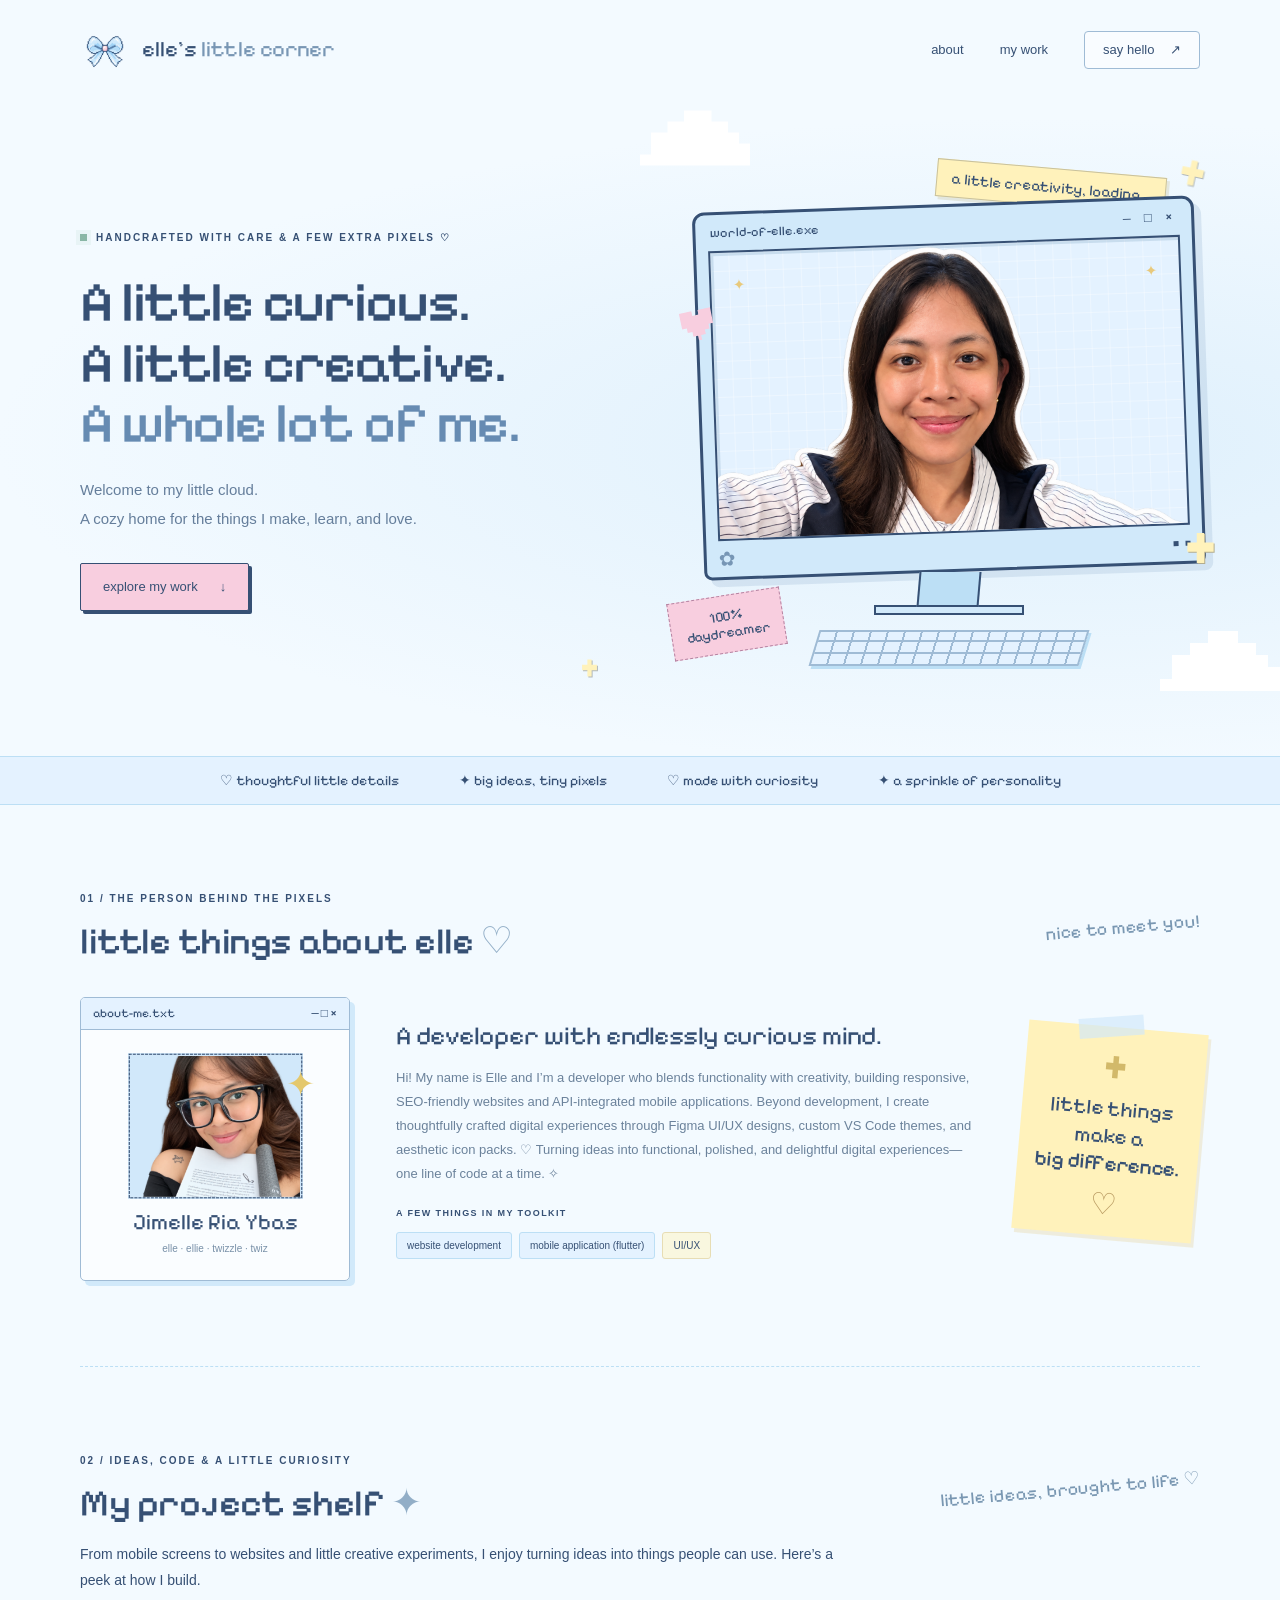
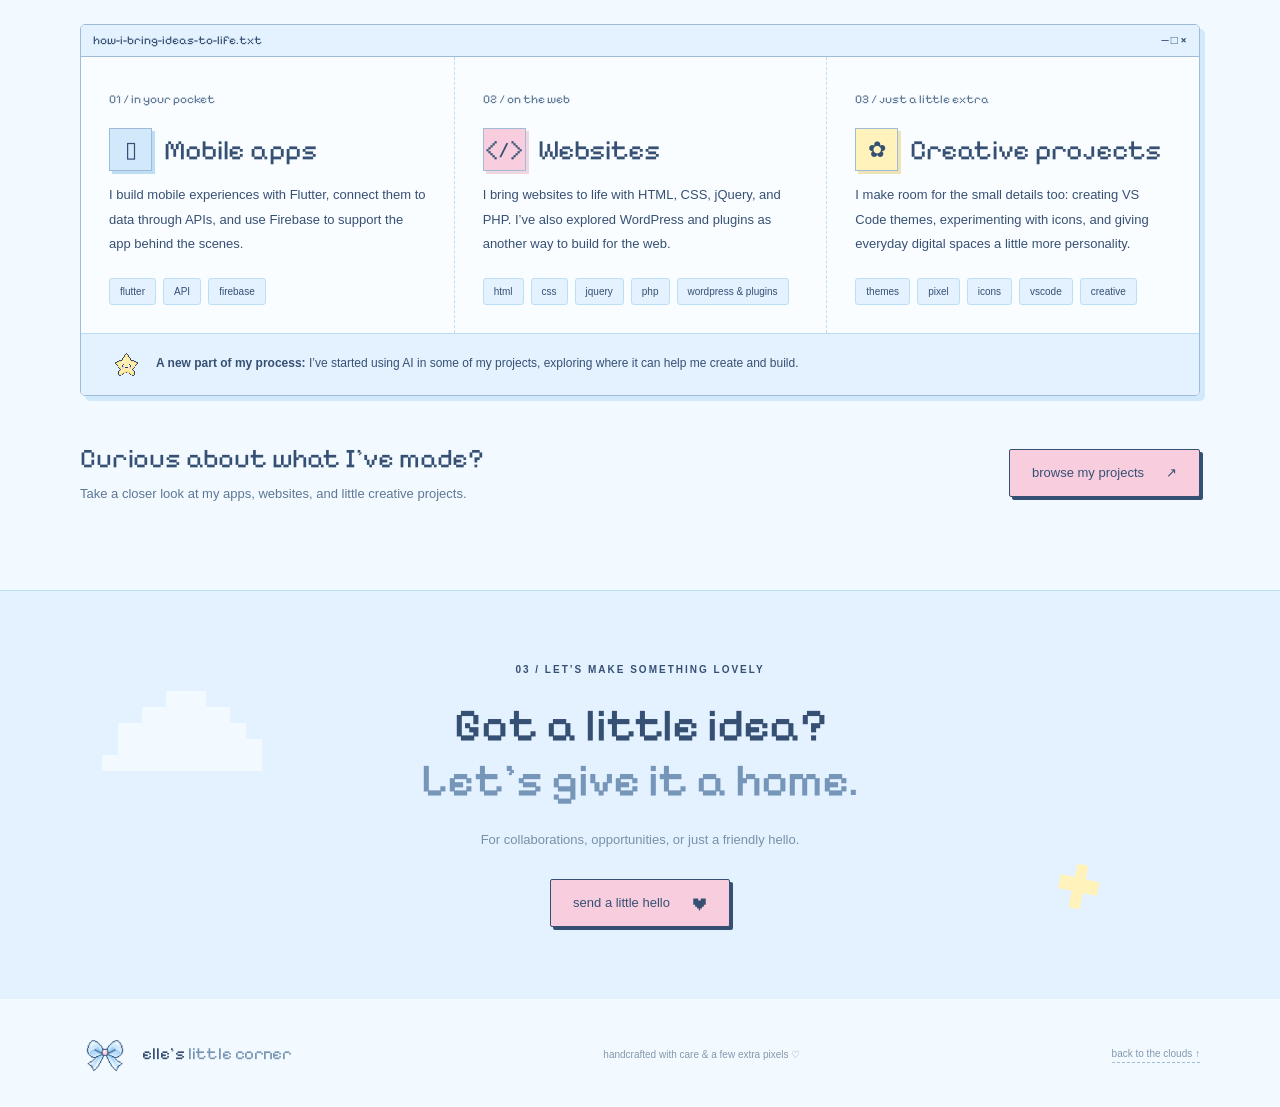
<file: index.html>
<!doctype html>
<html lang="en">
    <head>
        <meta charset="utf-8" />
        <meta name="viewport" content="width=device-width, initial-scale=1.0" />
        <meta name="google" content="notranslate">
        <title>elle's little corner ♡</title>
        <meta name="description" content="A pastel pixel portfolio design preview, with cloud blues, tiny stars, and a little personality." />
        <link rel="stylesheet" href="style.css" />
        <link rel="icon" type="image/png" href="assets/favicon.png">
    </head>
    <body>
        <svg class="sprite-defs" xmlns="http://www.w3.org/2000/svg">
            <defs>
                <symbol id="cloud" viewBox="0 0 100 50"><path d="M10 40V20H25V10H40V0H65V10H80V20H90V30H100V50H0V40Z" fill="currentColor" /></symbol>
                <symbol id="star" viewBox="0 0 32 32"><path d="M12 0H20V10H30V20H20V32H12V20H2V10H12Z" fill="currentColor" /></symbol>
                <symbol id="heart" viewBox="0 0 24 24"><path d="M2 4H10V7H14V4H22V14H19V17H16V20H13V23H11V20H8V17H5V14H2Z" fill="currentColor" /></symbol>
                <symbol id="bow" viewBox="0 0 60 44">
                    <path d="M2 2H18V8H25V15H35V8H42V2H58V26H43V22H37V28H44V42H34V30H26V42H16V28H23V22H17V26H2Z" fill="#BCDFF5" stroke="#365074" stroke-width="2" />
                    <path d="M25 15H35V25H25Z" fill="#F8CEDF" stroke="#365074" stroke-width="2" />
                </symbol>
            </defs>
        </svg>
        <header>
            <a class="brand" href="#home">
                <img src="icons/ribbon.png" class="header-icon" alt="Elle's Little Corner" />
                <span>elle's <span class="brand-dot">little corner</span></span>
            </a>
            <nav aria-label="Main navigation">
                <a href="#about">about</a><a href="#work">my work</a><a href="#contact" class="nav-contact">say hello <span>↗</span></a>
            </nav>
        </header>
        <main id="home">
            <section class="hero" aria-labelledby="hero-title">
                <svg class="cloud cloud-one"><use href="#cloud" /></svg><svg class="cloud cloud-two"><use href="#cloud" /></svg><svg class="star star-one"><use href="#star" /></svg><svg class="star star-two"><use href="#star" /></svg>
                <div class="hero-copy">
                    <div class="eyebrow"><span class="status-dot"></span> handcrafted with care & a few extra pixels ♡</div>
                    <h1 id="hero-title">A little curious.<br />A little creative.<br /><span>A whole lot of me.</span></h1>
                    <p>Welcome to my little cloud.<br />A cozy home for the things I make, learn, and love.</p>
                    <div class="hero-actions">
                        <a class="button primary" href="#work">explore my work <span>↓</span></a>
                    </div>
                </div>
                <div class="hero-art">
                    <div class="floating-label">a little creativity, loading…</div>
                    <div class="computer">
                        <div class="computer-top">
                            <span>world-of-elle.exe</span>
                            <div class="window-actions" aria-hidden="true">― □ ×</div>
                        </div>
                        <div class="computer-screen">
                            <div class="screen-stars">✦ <span></span> ✦</div>
                            <img src="assets/portrait-sticker.png" class="img-responsive" />
                        </div>
                        <div class="computer-bottom"><span>✿</span><i></i><i></i></div>
                    </div>
                    <div class="stand"></div>
                    <div class="stand-base"></div>
                    <div class="keyboard"></div>
                    <svg class="art-heart"><use href="#heart" /></svg><svg class="art-star"><use href="#star" /></svg>
                    <div class="sticker">100%<br /><strong>daydreamer</strong></div>
                </div>
            </section>
            <div class="ribbon"><span>♡ thoughtful little details</span><span>✦ big ideas, tiny pixels</span><span>♡ made with curiosity</span><span>✦ a sprinkle of personality</span></div>
            <section id="about" class="about section">
                <div class="section-heading">
                    <div>
                        <div class="eyebrow">01 / the person behind the pixels</div>
                        <h2>little things about elle<span> ♡</span></h2>
                    </div>
                    <span class="section-note">nice to meet you!</span>
                </div>
                <div class="about-grid">
                    <div class="profile-window window">
                        <div class="titlebar"><span>about-me.txt</span><span aria-hidden="true">― □ ×</span></div>
                        <div class="profile-body">
                            <div class="portrait-placeholder">
                                <img src="assets/about-me-img.png" class="img-responsive" />
                                <div class="pixel-spark">✦</div>
                            </div>
                            <div class="profile-name">Jimelle Ria Ybas</div>
                            <span class="profile-location">elle · ellie · twizzle · twiz</span>
                        </div>
                    </div>
                    <div class="about-copy">
                        <h3>A developer with endlessly curious mind.</h3>
                        <p>Hi! My name is Elle and I’m a developer who blends functionality with creativity, building responsive, SEO-friendly websites and API-integrated mobile applications. Beyond development, I create thoughtfully crafted digital experiences through Figma UI/UX designs, custom VS Code themes, and aesthetic icon packs. ♡ Turning ideas into functional, polished, and delightful digital experiences—one line of code at a time. ✧</p>
                        <div class="skill-label">a few things in my toolkit</div>
                        <div class="chips"><span>website development</span><span>mobile application (flutter)</span><span>UI/UX</span></div>
                    </div>
                    <aside class="sticky">
                        <svg><use href="#star" /></svg><span>little things<br />make a<br /><strong>big difference.</strong></span>
                        <div>♡</div>
                    </aside>
                </div>
            </section>
            <section id="work" class="work section" aria-labelledby="work-title">
                <div class="section-heading">
                    <div>
                        <div class="eyebrow">02 / ideas, code &amp; a little curiosity</div>
                        <h2 id="work-title">My project shelf<span> ✦</span></h2>
                    </div>
                    <span class="section-note">little ideas, brought to life ♡</span>
                </div>
                <p class="section-intro work-intro">From mobile screens to websites and little creative experiments, I enjoy turning ideas into things people can use. Here’s a peek at how I build.</p>
                <div class="build-window window">
                    <div class="titlebar"><span>how-i-bring-ideas-to-life.txt</span><span aria-hidden="true">― □ ×</span></div>
                    <div class="build-flow">
                        <article class="build-step">
                            <span class="step-number">01 / in your pocket</span>
                            <div class="tech-heading">
                                <span class="tech-icon" aria-hidden="true">▯</span>
                                <h3>Mobile apps</h3>
                            </div>
                            <p>I build mobile experiences with Flutter, connect them to data through APIs, and use Firebase to support the app behind the scenes.</p>
                            <div class="chips"><span>flutter</span><span>API</span><span>firebase</span></div>
                        </article>
                        <article class="build-step">
                            <span class="step-number">02 / on the web</span>
                            <div class="tech-heading">
                                <span class="tech-icon" aria-hidden="true">&lt;/&gt;</span>
                                <h3>Websites</h3>
                            </div>
                            <p>I bring websites to life with HTML, CSS, jQuery, and PHP. I’ve also explored WordPress and plugins as another way to build for the web.</p>
                            <div class="chips"><span>html</span><span>css</span><span>jquery</span><span>php</span><span>wordpress &amp; plugins</span></div>
                        </article>
                        <article class="build-step">
                            <span class="step-number">03 / just a little extra</span>
                            <div class="tech-heading">
                                <span class="tech-icon" aria-hidden="true">✿</span>
                                <h3>Creative projects</h3>
                            </div>
                            <p>I make room for the small details too: creating VS Code themes, experimenting with icons, and giving everyday digital spaces a little more personality.</p>
                            <div class="chips"><span>themes</span><span>pixel</span><span>icons</span><span>vscode</span><span>creative</span></div>
                        </article>
                    </div>
                    <div class="build-summary">
                        <img src="icons/star.png" alt="" class="toolkit-star" /><span class="ai-note"><strong>A new part of my process:</strong> I’ve started using AI in some of my projects, exploring where it can help me create and build.</span>
                    </div>
                </div>
                <div class="showcase-cta">
                    <div>
                        <h3>Curious about what I’ve made?</h3>
                        <p>Take a closer look at my apps, websites, and little creative projects.</p>
                    </div>
                    <a class="button primary" href="projects.html">browse my projects <span aria-hidden="true">↗</span></a>
                </div>
            </section>
            <section id="contact" class="contact section">
                <svg class="contact-cloud"><use href="#cloud" /></svg>
                <div class="eyebrow">03 / let’s make something lovely</div>
                <h2>Got a little idea?<br /><span>Let’s give it a home.</span></h2>
                <p>For collaborations, opportunities, or just a friendly hello.</p>
                <button class="button primary" id="contact-button">
                    send a little hello <svg><use href="#heart" /></svg>
                </button>
                <svg class="contact-star"><use href="#star" /></svg>
            </section>
        </main>
        <footer>
            <a class="brand" href="#home"
                ><img src="icons/ribbon.png" class="header-icon" alt="Elle's Little Corner" /> <span>elle's <span class="brand-dot">little corner</span></span></a
            ><span>handcrafted with care & a few extra pixels ♡</span><a href="#home">back to the clouds ↑</a>
        </footer>
        <dialog id="project-dialog" aria-labelledby="dialog-heading">
            <div class="titlebar"><span id="dialog-title">project-preview.txt</span><button id="close-dialog" aria-label="Close dialog">×</button></div>
            <div class="dialog-body">
                <img src="icons/coffee.png" class="img-responsive" />
                <h2 id="dialog-heading">you got an idea?</h2>
                <p id="dialog-text"></p>
                <button class="button primary" id="dialog-done">got it ♡</button>
            </div>
        </dialog>
        <script src="script.js"></script>
    </body>
</html>
</file>
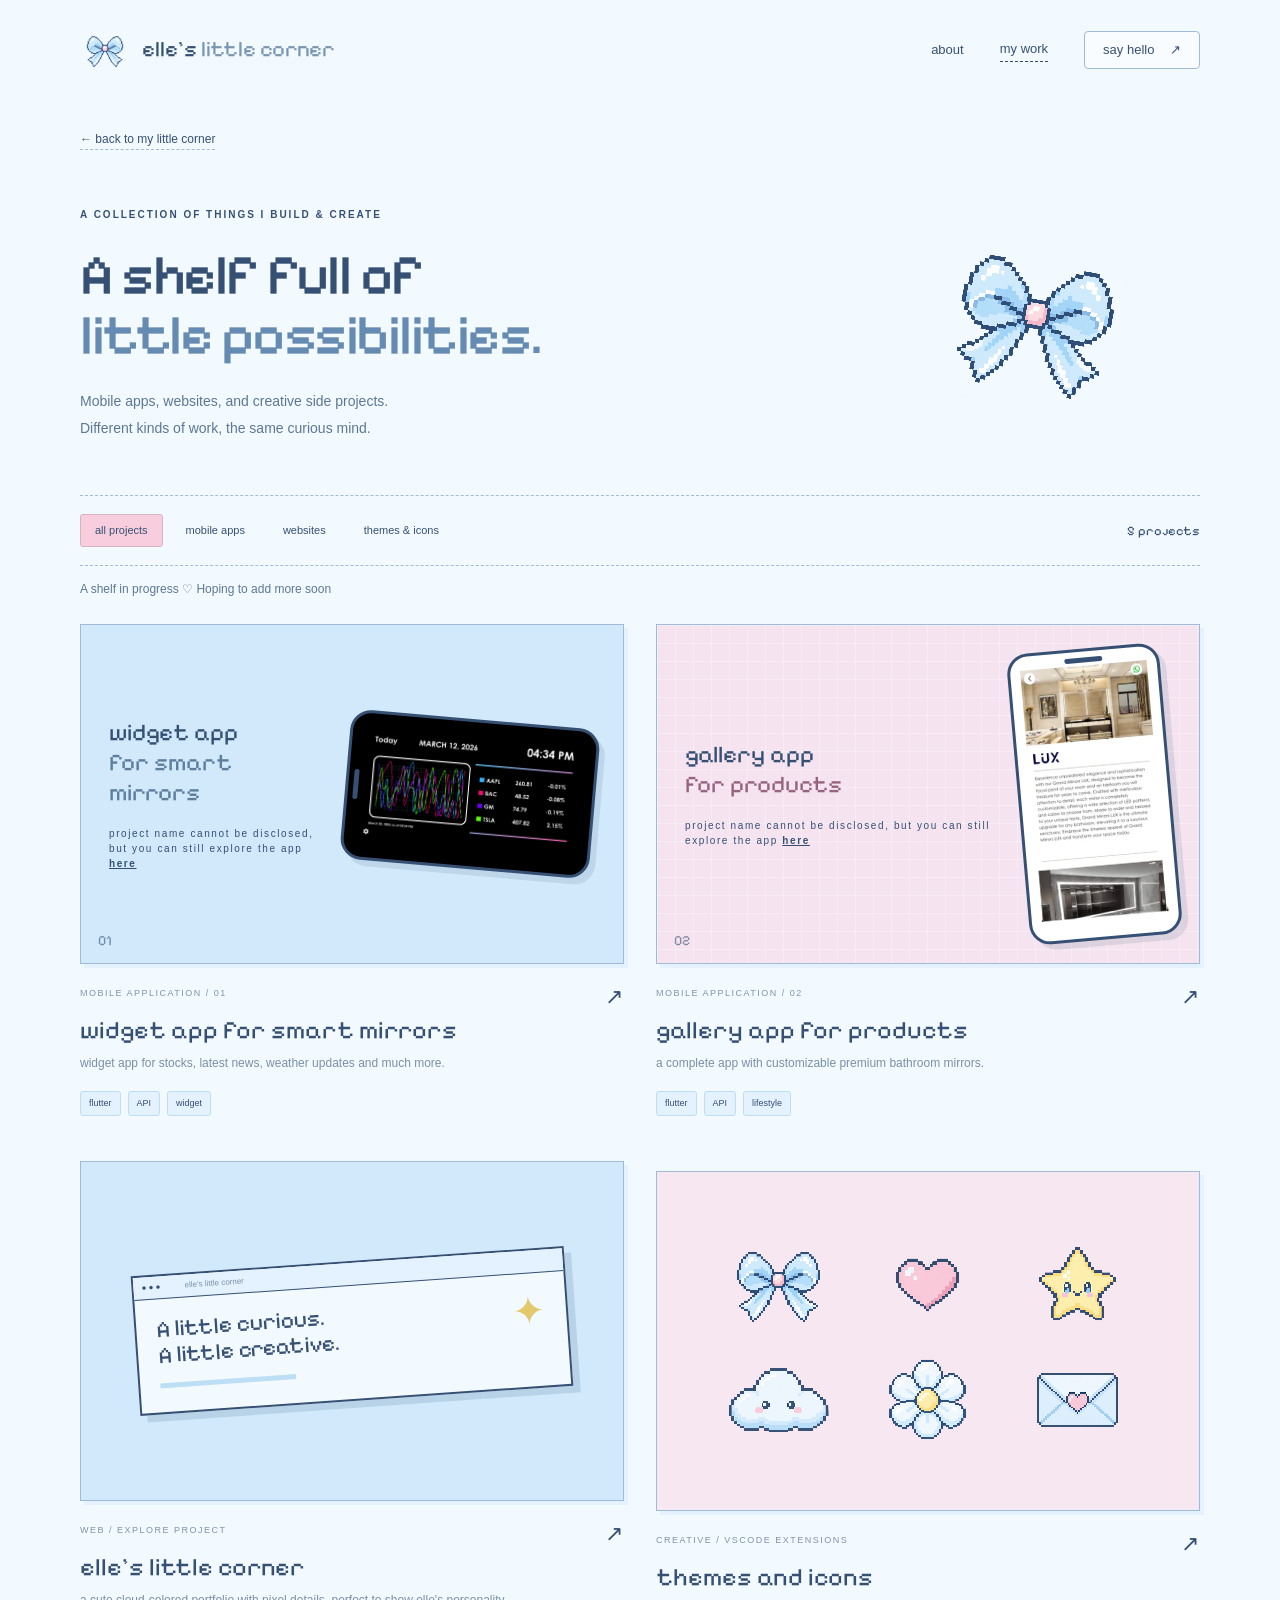
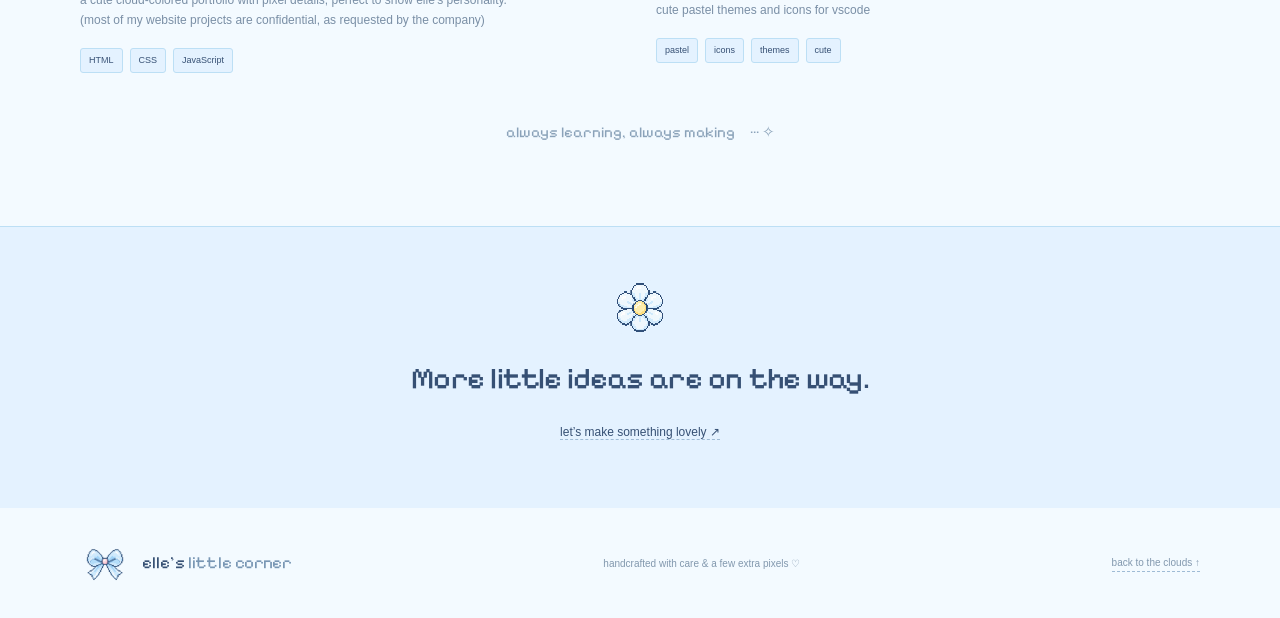
<file: projects.html>
<!doctype html>
<html lang="en">
    <head>
        <meta charset="utf-8" />
        <meta name="viewport" content="width=device-width, initial-scale=1.0" />
        <title>project shelf — elle’s little corner ♡</title>
        <meta name="description" content="Explore my mobile apps, websites, VS Code themes, and pixel icons." />
        <link rel="stylesheet" href="style.css" />
		<link rel="icon" type="image/png" href="assets/favicon.png">
    </head>
    <body>
        <svg class="sprite-defs" xmlns="http://www.w3.org/2000/svg">
            <defs>
                <symbol id="cloud" viewBox="0 0 100 50"><path d="M10 40V20H25V10H40V0H65V10H80V20H90V30H100V50H0V40Z" fill="currentColor" /></symbol>
                <symbol id="star" viewBox="0 0 32 32"><path d="M12 0H20V10H30V20H20V32H12V20H2V10H12Z" fill="currentColor" /></symbol>
                <symbol id="heart" viewBox="0 0 24 24"><path d="M2 4H10V7H14V4H22V14H19V17H16V20H13V23H11V20H8V17H5V14H2Z" fill="currentColor" /></symbol>
                <symbol id="bow" viewBox="0 0 60 44">
                    <path d="M2 2H18V8H25V15H35V8H42V2H58V26H43V22H37V28H44V42H34V30H26V42H16V28H23V22H17V26H2Z" fill="#BCDFF5" stroke="#365074" stroke-width="2" />
                    <path d="M25 15H35V25H25Z" fill="#F8CEDF" stroke="#365074" stroke-width="2" />
                </symbol>
            </defs>
        </svg>
        <header>
            <a class="brand" href="index.html">
                <img src="icons/ribbon.png" class="header-icon" alt="Elle's Little Corner" />
                <span>elle's <span class="brand-dot">little corner</span></span>
            </a>
            <nav aria-label="Main navigation">
                <a href="index.html#about">about</a><a href="projects.html" aria-current="page">my work</a><a href="index.html#contact" class="nav-contact">say hello <span>↗</span></a>
            </nav>
        </header>
        <main class="showcase-main">
            <section class="section showcase-section" aria-labelledby="showcase-title">
                <a class="back-link" href="index.html#work">← back to my little corner</a>
                <div class="showcase-heading">
                    <div class="eyebrow">a collection of things i build &amp; create</div>
                    <h1 id="showcase-title">A shelf full of<br /><span>little possibilities.</span></h1>
                    <p>Mobile apps, websites, and creative side projects.<br />Different kinds of work, the same curious mind.</p>
                    <img src="icons/ribbon.png" alt="" class="showcase-bow" />
                </div>
                <div class="gallery-toolbar">
                    <div class="filters" aria-label="Filter projects"><button type="button" class="active" data-filter="all" aria-pressed="true">all projects</button><button type="button" data-filter="mobile" aria-pressed="false">mobile apps</button><button type="button" data-filter="web" aria-pressed="false">websites</button><button type="button" data-filter="creative" aria-pressed="false">themes &amp; icons</button></div>
                    <span id="project-count" role="status" aria-live="polite">5 projects</span>
                </div>
                <p class="showcase-note">A shelf in progress ♡ Hoping to add more soon</p>
                <div class="projects showcase-grid">
                    <button type="button" class="project" data-category="mobile" data-kind="mobile" aria-label="View mobile app project 01 placeholder">
                        <div class="project-art mobile-art mobile-art-blue">
                            <div class="mockup-label">
                                widget app<br /><em>for smart mirrors</em><span>project name cannot be disclosed, but you can still explore the app <a href="https://www.evervue.com/app/" target="_blank">here</a></span>
                            </div>
                            <div class="phone-mockup" aria-hidden="true">
                                <div class="phone-camera"></div>
                                <img src="assets/mirrorfeeds.png" class="img-responsive" />
                            </div>
                            <span class="project-num">01</span>
                        </div>
                        <div class="project-meta"><span>MOBILE APPLICATION / 01</span><span aria-hidden="true">↗</span></div>
                        <h3>widget app for smart mirrors</h3>
                        <p>widget app for stocks, latest news, weather updates and much more.</p>
                        <div class="project-tags"><span class="project-tag">flutter</span><span class="project-tag">API</span><span class="project-tag">widget</span></div>
                    </button>
                    <button type="button" class="project" data-category="mobile" data-kind="mobile" aria-label="View mobile app project 02 placeholder">
                        <div class="project-art mobile-art mobile-art-pink">
                            <div class="mockup-label">
                                gallery app<br /><em>for products</em><span>project name cannot be disclosed, but you can still explore the app <a href="https://www.evervue.com/app/" target="_blank">here</a></span>
                            </div>
                            <div class="phone-mockup phone-pink" aria-hidden="true">
                                <div class="phone-camera"></div>
                                <img src="assets/gm-ev.png" class="img-responsive" />
                            </div>
                            <span class="project-num">02</span>
                        </div>
                        <div class="project-meta"><span>MOBILE APPLICATION / 02</span><span aria-hidden="true">↗</span></div>
                        <h3>gallery app for products</h3>
                        <p>a complete app with customizable premium bathroom mirrors.</p>
                        <div class="project-tags"><span class="project-tag">flutter</span><span class="project-tag">API</span><span class="project-tag">lifestyle</span></div>
                    </button>
                    <a class="project" data-category="web" href="index.html"
                        ><div class="project-art website-art">
                            <div class="mini-browser">
                                <div>● ● ● <span>elle’s little corner</span></div>
                                <div class="mini-content">
                                    <span class="mini-sun">✦</span>
                                    <div class="web-preview-title">A little curious.<br />A little creative.</div>
                                    <i></i>
                                    <div class="mini-blocks"><b></b><b></b><b></b></div>
                                </div>
                            </div>
                        </div>
                        <div class="project-meta"><span>WEB / EXPLORE PROJECT</span><span aria-hidden="true">↗</span></div>
                        <h3>elle's little corner</h3>
                        <p>a cute cloud-colored portfolio with pixel details, perfect to show elle's personality.<br />(most of my website projects are confidential, as requested by the company)</p>
                        <div class="project-tags"><span class="project-tag">HTML</span><span class="project-tag">CSS</span><span class="project-tag">JavaScript</span></div>
                    </a>
                    <button type="button" class="project" data-category="creative" data-project="theme" data-kind="theme">
                        <div class="project-art icons-art">
                            <div class="icon-preview"><img src="icons/ribbon.png" alt="" /><img src="icons/heart.png" alt="" /><img src="icons/star.png" alt="" /><img src="icons/cloud.png" alt="" /><img src="icons/white-flower.png" alt="" /><img src="icons/envelope.png" alt="" /></div>
                        </div>
                        <div class="project-meta"><span>CREATIVE / VSCODE EXTENSIONS</span><span aria-hidden="true">↗</span></div>
                        <h3>themes and icons</h3>
                        <p>cute pastel themes and icons for vscode</p>
                        <div class="project-tags"><span class="project-tag">pastel</span><span class="project-tag">icons</span><span class="project-tag">themes</span><span class="project-tag">cute</span></div>
                    </button>
                    <!-- <button type="button" class="project" data-category="creative" data-project="theme" data-kind="theme">
                        <div class="project-art theme-art">
                            <div class="theme-preview">
                                <div class="titlebar">my-theme.json <span>✦</span></div>
                                <pre>
									<span>// a softer place to code</span>
									<span class="code-pink">const</span> littleIdea = {
									colors: <span class="code-green">"cloud &amp; blush"</span>,
									curiosity: <span class="code-pink">true</span>
									};
								</pre>
                            </div>
                        </div>
                        <div class="project-meta"><span>CREATIVE / PREVIEW PLACEHOLDER</span><span aria-hidden="true">↗</span></div>
                        <h3>A cozy corner for my editor</h3>
                        <p>A space for my VS Code theme: its color palette, editor screenshots, and installation link will go here.</p>
                        <div class="project-tags"><span class="project-tag">VS Code</span><span class="project-tag">Theme preview</span></div>
                    </button> -->
                </div>
                <div class="shelf-note">always learning, always making <span>··· ✧</span></div>
            </section>
            <section class="showcase-bottom">
                <img src="icons/white-flower.png" alt="" />
                <h2>More little ideas are on the way.</h2>
                <a class="text-link" href="index.html#contact">let’s make something lovely ↗</a>
            </section>
        </main>
        <footer>
            <a class="brand" href="#home"
                ><img src="icons/ribbon.png" class="header-icon" alt="Elle's Little Corner" /> <span>elle's <span class="brand-dot">little corner</span></span></a
            ><span>handcrafted with care & a few extra pixels ♡</span><a href="#home">back to the clouds ↑</a>
        </footer>
        <dialog id="project-dialog" aria-labelledby="dialog-heading">
            <div class="titlebar"><span id="dialog-title">project-preview.txt</span><button id="close-dialog" aria-label="Close dialog">×</button></div>
            <div class="dialog-body">
                <img src="icons/heart.png" class="img-responsive" />
                <h2 id="dialog-heading">you got an idea?</h2>
                <p id="dialog-text"></p>
                <button class="button primary" id="dialog-done">got it ♡</button>
            </div>
        </dialog>
        <script src="script.js"></script>
    </body>
</html>
</file>
<file: style.css>
@import url("https://fonts.googleapis.com/css2?family=DM+Sans:wght@400;500;600;700&family=Pixelify+Sans:wght@400;500;600;700&display=swap");
:root {
    --white: #f3faff;
    --milk: #e4f2ff;
    --foam: #d1e9fa;
    --ribbon: #bcdff5;
    --pink: #f8cedf;
    --yellow: #fff2bb;
    --ink: #365074;
    --seam: #9fbbd5;
    --pixel: "Pixelify Sans", "Poppins", monospace;
}
* {
    box-sizing: border-box;
}
html {
    scroll-behavior: smooth;
    scroll-padding-top: 30px;
}
body {
    margin: 0;
    background: var(--white);
    color: var(--ink);
    font-family: "Poppins", sans-serif;
    font-size: 15px;
    line-height: 1.7;
}
button,
a {
    -webkit-tap-highlight-color: transparent;
}
a {
    color: inherit;
    text-decoration: none;
}
button {
    font: inherit;
    color: inherit;
    cursor: pointer;
}
svg {
    width: 30px;
    height: 30px;
}
.sprite-defs {
    position: absolute;
    width: 0;
    height: 0;
    overflow: hidden;
}
.preview-note {
    padding: 5px 20px;
    text-align: center;
    font-size: 10px;
    letter-spacing: 1.5px;
    background: var(--ink);
    color: var(--white);
}
.preview-note span {
    letter-spacing: 0.3px;
    margin-left: 15px;
    opacity: 0.8;
}
header {
    height: 100px;
    max-width: 1180px;
    margin: auto;
    display: flex;
    align-items: center;
    justify-content: space-between;
    padding: 0 30px;
}
.brand {
    display: flex;
    align-items: center;
    gap: 12px;
    font-family: var(--pixel);
    font-size: 22px;
    white-space: nowrap;
}
.brand svg {
    width: 40px;
    height: 35px;
}
.brand-dot {
    color: #7896b4;
}
nav {
    display: flex;
    align-items: center;
    gap: 36px;
    font-size: 13px;
}
.nav-contact {
    border: 1px solid var(--seam);
    padding: 7px 18px;
    background: #fff8;
    border-radius: 4px;
}
.nav-contact span {
    margin-left: 12px;
}
.hero {
    position: relative;
    max-width: 1180px;
    margin: auto;
    min-height: 620px;
    padding: 74px 30px 90px;
    display: grid;
    grid-template-columns: 1.1fr 1fr;
    align-items: center;
    gap: 65px;
}
.hero:before {
    content: "";
    position: absolute;
    z-index: -1;
    inset: 15px -65px -15px;
    background: radial-gradient(ellipse at 80% 50%, #d1e9fa99, transparent 70%);
}
.eyebrow {
    font-size: 10px;
    text-transform: uppercase;
    letter-spacing: 2px;
    font-weight: 700;
    display: flex;
    align-items: center;
    gap: 9px;
}
.status-dot {
    height: 7px;
    width: 7px;
    background: #89b6a5;
    box-shadow: 0 0 0 4px #89b6a51a;
}
h1 {
    font: 500 clamp(40px, 4.4vw, 62px) / 1.08 var(--pixel);
    letter-spacing: -1.5px;
    margin: 26px 0 22px;
}
h1 span {
    color: #668bb2;
}
.hero p {
    font-size: 15px;
    color: #657e9b;
    line-height: 1.9;
}
.hero-actions {
    display: flex;
    align-items: center;
    gap: 27px;
    margin-top: 30px;
}
.button {
    border: 1px solid var(--ink);
    padding: 12px 22px;
    background: var(--pink);
    font-size: 13px;
    display: inline-flex;
    align-items: center;
    justify-content: center;
    gap: 22px;
    box-shadow: 3px 3px 0 var(--ink);
    transition:
        transform 0.15s,
        box-shadow 0.15s;
    border-radius: 2px;
}
.button:hover {
    transform: translate(2px, 2px);
    box-shadow: 1px 1px 0 var(--ink);
}
.text-link {
    font-size: 12px;
    border-bottom: 1px dashed var(--seam);
}
.hand-note {
    font-family: var(--pixel);
    font-size: 15px;
    transform: rotate(-3deg);
    margin-top: 32px;
    color: #87a1b9;
}
.hand-note span {
    font-size: 25px;
    margin-left: 10px;
}
.cloud {
    position: absolute;
    color: #fff;
    z-index: -1;
}
.cloud-one {
    width: 110px;
    height: 60px;
    top: 8px;
    left: 50%;
}
.cloud-two {
    width: 120px;
    height: 60px;
    right: -50px;
    bottom: 65px;
}
.star {
    position: absolute;
    color: var(--yellow);
    filter: drop-shadow(1px 1px 0 #b1b8bb);
}
.star-one {
    width: 25px;
    top: 58px;
    right: 25px;
    transform: rotate(12deg);
}
.star-two {
    width: 17px;
    bottom: 73px;
    left: 45%;
}
.hero-art {
    position: relative;
    align-self: center;
    padding-top: 30px;
    isolation: isolate;
}
.floating-label {
    font: 15px var(--pixel);
    position: absolute;
    top: -6px;
    right: 34px;
    transform: rotate(5deg);
    background: var(--yellow);
    padding: 9px 14px;
    border: 1px solid #c9c29e;
    box-shadow: 3px 3px 0 #c9c29e55;
}
.computer {
    border: 3px solid var(--ink);
    background: var(--foam);
    padding: 0 12px;
    border-radius: 12px 12px 8px 8px;
    box-shadow: 7px 7px 0 #9fbbd54d;
    transform: rotate(-2deg);
}
.computer-top {
    display: flex;
    justify-content: space-between;
    padding: 10px 2px;
    font: 13px var(--pixel);
}
.window-actions {
    letter-spacing: 5px;
}
.computer-screen {
    position: relative;
    overflow: hidden;
    height: 290px;
    background: var(--milk);
    border: 2px solid var(--ink);
    box-shadow: inset 3px 3px 0 #9fbbd566;
    text-align: center;
    background-image: linear-gradient(#fff5 1px, transparent 1px), linear-gradient(90deg, #fff5 1px, transparent 1px);
    background-size: 18px 18px;
}
.screen-stars {
    position: absolute;
    left: 22px;
    right: 22px;
    top: 20px;
    color: #e8c97c;
    display: flex;
    justify-content: space-between;
}
.screen-stars span {
    color: #9fbbd5;
    padding-top: 30px;
}
.pixel-friend {
    position: relative;
    width: 174px;
    height: 100px;
    margin: 38px auto 4px;
}
.friend-face {
    position: absolute;
    left: 37px;
    top: 8px;
    width: 100px;
    height: 82px;
    background: #fff;
    border: 3px solid var(--ink);
    border-radius: 36% 36% 32% 32%;
    box-shadow: inset 0 -7px 0 #e4f2ff;
}
.ear {
    position: absolute;
    width: 46px;
    height: 52px;
    top: 15px;
    background: white;
    border: 3px solid var(--ink);
    border-radius: 50% 20% 50% 40%;
}
.ear.left {
    left: 2px;
    transform: rotate(22deg);
}
.ear.right {
    right: 2px;
    transform: rotate(-22deg);
}
.eye {
    position: absolute;
    width: 6px;
    height: 8px;
    background: var(--ink);
    top: 29px;
}
.eye.left {
    left: 23px;
}
.eye.right {
    right: 23px;
}
.blush {
    position: absolute;
    background: var(--pink);
    width: 16px;
    height: 7px;
    top: 44px;
}
.blush.left {
    left: 11px;
}
.blush.right {
    right: 11px;
}
.mouth {
    position: absolute;
    top: 31px;
    left: 40px;
    font: bold 22px sans-serif;
}
.friend-bow {
    position: absolute;
    top: -3px;
    right: 28px;
    width: 42px;
}
.screen-caption {
    font: 22px var(--pixel);
}
.loading-bar {
    width: 115px;
    height: 10px;
    border: 1px solid var(--ink);
    padding: 2px;
    margin: 14px auto 6px;
    background: white;
}
.loading-bar span {
    display: block;
    width: 75%;
    height: 4px;
    background: var(--pink);
    background-image: linear-gradient(90deg, transparent 7px, #fff 7px, #fff 9px);
    background-size: 9px 4px;
}
.computer-screen small {
    font-size: 9px;
    letter-spacing: 1px;
}
.screen-floor {
    height: 7px;
    position: absolute;
    bottom: 0;
    width: 100%;
    background: #bcdff588;
}
.computer-bottom {
    height: 36px;
    display: flex;
    align-items: center;
    gap: 7px;
}
.computer-bottom span {
    margin-right: auto;
    font-size: 20px;
    color: #7796b5;
}
.computer-bottom i {
    width: 5px;
    height: 5px;
    background: var(--ink);
}
.stand {
    height: 35px;
    width: 62px;
    border: 2px solid var(--ink);
    border-top: 0;
    background: var(--ribbon);
    margin: 0 auto;
    transform: skew(-5deg);
}
.stand-base {
    height: 10px;
    border: 2px solid var(--ink);
    width: 150px;
    margin: -2px auto 15px;
    background: var(--foam);
}
.keyboard {
    width: 270px;
    height: 36px;
    border: 2px solid var(--seam);
    margin: auto;
    background: repeating-linear-gradient(90deg, transparent 0, transparent 15px, #9fbbd5 15px, #9fbbd5 17px), repeating-linear-gradient(0deg, #e4f2ff 0, #e4f2ff 10px, #9fbbd5 10px, #9fbbd5 12px);
    transform: skew(-17deg);
    box-shadow: 3px 3px 0 #bcdff5;
}
.art-heart {
    position: absolute;
    width: 38px;
    height: 38px;
    left: -20px;
    top: 130px;
    color: var(--pink);
    transform: rotate(-12deg);
}
.art-star {
    position: absolute;
    width: 35px;
    right: -18px;
    bottom: 103px;
    color: var(--yellow);
    filter: drop-shadow(1px 1px 0 #b3ad8e);
}
.sticker {
    background: var(--pink);
    border: 1px dashed #b584a2;
    text-align: center;
    position: absolute;
    left: -28px;
    bottom: 13px;
    font: 14px var(--pixel);
    padding: 11px 14px;
    transform: rotate(-9deg);
}
.sticker strong {
    font-weight: 400;
}
.ribbon {
    border-block: 1px solid var(--ribbon);
    background: var(--milk);
    display: flex;
    justify-content: center;
    gap: 60px;
    padding: 15px 20px;
    font: 14px var(--pixel);
}
.section {
    max-width: 1120px;
    margin: auto;
    padding: 85px 0;
}
.section-heading {
    display: flex;
    align-items: center;
    justify-content: space-between;
}
h2 {
    font: 500 37px/1.2 var(--pixel);
    margin: 12px 0 0;
    letter-spacing: -0.5px;
}
h2 > span {
    color: #92aec7;
}
.section-note {
    font: 18px var(--pixel);
    transform: rotate(-5deg);
    color: #7997b2;
}
.about-grid {
    display: grid;
    grid-template-columns: 270px 1fr 180px;
    gap: 46px;
    align-items: center;
    margin-top: 34px;
}
.window {
    border: 1px solid var(--seam);
    box-shadow: 5px 5px 0 var(--foam);
    border-radius: 5px;
    overflow: hidden;
    background: #fff9;
}
.titlebar {
    padding: 8px 12px;
    background: var(--milk);
    display: flex;
    justify-content: space-between;
    font: 12px var(--pixel);
    border-bottom: 1px solid var(--seam);
}
.profile-body {
    text-align: center;
    padding: 23px 17px;
}
.portrait-placeholder {
    position: relative;
    background: var(--foam);
    width: 175px;
    height: 140px;
    margin: 0 auto 16px;
    display: flex;
    flex-direction: column;
    align-items: center;
    justify-content: center;
    font: 16px var(--pixel);
    color: #6784a0;
    line-height: 1.3;
}
.portrait-placeholder svg {
    width: 50px;
    height: 40px;
    margin-bottom: 8px;
}
.pixel-spark {
    position: absolute;
    right: -12px;
    top: 10px;
    color: #e4c86c;
    font-size: 35px;
}
.profile-name {
    font: 22px var(--pixel);
}
.profile-location {
    display: block;
    font-size: 10px;
    margin-top: 5px;
    color: #7890a8;
}
.about-copy h3 {
    font: 26px/1.2 var(--pixel);
    margin: 0 0 15px;
}
.about-copy p {
    font-size: 13px;
    line-height: 1.85;
    color: #6b829b;
    margin: 12px 0;
}
.skill-label {
    font-size: 9px;
    font-weight: bold;
    letter-spacing: 1.4px;
    text-transform: uppercase;
    margin: 20px 0 10px;
}
.chips {
    display: flex;
    flex-wrap: wrap;
    gap: 7px;
}
.chips span,
.project-tag {
    background: var(--milk);
    border: 1px solid var(--ribbon);
    padding: 4px 10px;
    font-size: 10px;
    border-radius: 3px;
}
.chips span:last-child {
    background: #fff2bb77;
    border-color: #e7ddb4;
}
.sticky {
    align-self: start;
    background: var(--yellow);
    padding: 25px 16px 12px;
    transform: rotate(5deg);
    font: 21px/1.3 var(--pixel);
    text-align: center;
    margin-top: 30px;
    box-shadow: 3px 4px 0 #eae0bb80;
    position: relative;
}
.sticky:before {
    content: "";
    position: absolute;
    top: -10px;
    left: 50px;
    width: 65px;
    height: 20px;
    background: #d1e9faa8;
    transform: rotate(-9deg);
}
.sticky svg {
    color: #d2b96a;
    width: 22px;
    margin-bottom: 6px;
}
.sticky span {
    display: block;
}
.sticky strong {
    font-weight: 500;
}
.sticky div {
    font-size: 30px;
    margin-top: 8px;
    color: #b99b62;
}
.work {
    border-top: 1px dashed var(--ribbon);
}
.section-intro {
    font-size: 13px;
    color: #7c92aa;
    margin: 15px 0 30px;
}
.filters {
    display: flex;
    gap: 8px;
}
.filters button {
    font-size: 11px;
    background: none;
    border: 1px solid transparent;
    border-radius: 3px;
    padding: 6px 14px;
}
.filters .active {
    background: var(--milk);
    border-color: var(--ribbon);
}
.projects {
    display: grid;
    grid-template-columns: 1fr 1fr;
    gap: 32px;
}
.project {
    text-align: left;
    background: none;
    border: 0;
    padding: 0;
    display: block;
}
.project[hidden] {
    display: none;
}
.project-art {
    height: 268px;
    border: 1px solid var(--seam);
    position: relative;
    display: flex;
    align-items: center;
    justify-content: center;
    overflow: hidden;
    transition: transform 0.2s;
    box-shadow: 4px 4px 0 var(--milk);
}
.project:hover .project-art {
    transform: translateY(-4px);
}
.art-one {
    background: var(--foam);
    background-image: radial-gradient(var(--seam) 0.8px, transparent 0.8px);
    background-size: 13px 13px;
}
.mini-browser {
    border: 2px solid var(--ink);
    width: 80%;
    background: var(--white);
    box-shadow: 7px 7px 0 #9fbbd580;
    transform: rotate(-4deg);
}
.mini-browser > div:first-child {
    font-size: 8px;
    padding: 4px 8px;
    border-bottom: 1px solid var(--ink);
    background: var(--milk);
}
.mini-browser > div:first-child span {
    margin-left: 22px;
    opacity: 0.6;
}
.mini-content {
    padding: 17px 20px;
}
.mini-sun {
    float: right;
    color: #e4c86c;
    font-size: 40px;
    line-height: 1;
}
.mini-content > i {
    display: block;
    height: 8px;
    background: var(--seam);
    width: 52%;
    margin: 7px 0;
}
.mini-content > i:nth-child(3) {
    width: 35%;
    background: var(--ribbon);
    height: 5px;
}
.mini-blocks {
    display: flex;
    gap: 8px;
    clear: both;
}
.mini-blocks a {
    background: var(--pink);
    width: 33.3%;
    height: 70px;
    border: 1px solid var(--seam);
    text-align: center;
    color: #365074 !important;
    display: flex;
    justify-content: center;
    align-items: center;
    padding: 0 7px;
}
.mini-blocks a:nth-child(2) {
    background: var(--yellow);
}
.mini-blocks a:nth-child(3) {
    background: var(--foam);
}
.project-num {
    position: absolute;
    bottom: 14px;
    left: 17px;
    font: 14px var(--pixel);
    opacity: 0.6;
}
.art-two {
    background: #f8cedf88;
    gap: 25px;
}
.art-word {
    font: 29px/1.1 var(--pixel);
}
.art-word em {
    font-style: normal;
    color: #a16d8a;
}
.pixel-flower {
    width: 70px;
    position: relative;
    align-self: center;
    padding-bottom: 60px;
}
.pixel-flower > span {
    font-size: 85px;
    line-height: 1;
    color: var(--white);
    text-shadow: 2px 2px 0 var(--ink);
}
.pixel-flower i {
    position: absolute;
    height: 68px;
    width: 5px;
    background: #83a99c;
    left: 32px;
    top: 60px;
}
.pixel-flower b {
    position: absolute;
    width: 25px;
    height: 12px;
    background: #83a99c;
    left: 36px;
    top: 95px;
    border-radius: 0 10px 0 10px;
    transform: rotate(-20deg);
}
.project-meta {
    display: flex;
    justify-content: space-between;
    font-size: 9px;
    letter-spacing: 1.5px;
    margin-top: 22px;
    color: #7d93ac;
}
.project-meta > span:last-child {
    font-size: 22px;
    line-height: 1;
    color: var(--ink);
}
.project h3 {
    font: 25px var(--pixel);
    margin: 7px 0;
}
.project p {
    font-size: 12px;
    color: #7a8fa6;
    margin: 8px 0 17px;
}
.project-tag {
    font-size: 9px;
    padding: 4px 8px;
}
.shelf-note {
    text-align: center;
    font: 15px var(--pixel);
    color: #8aa2b9;
    margin-top: 50px;
}
.shelf-note span {
    margin-left: 12px;
}
.contact {
    max-width: none;
    background: var(--milk);
    text-align: center;
    position: relative;
    border-top: 1px solid var(--ribbon);
    padding: 70px 20px 65px;
    overflow: hidden;
}
.contact .eyebrow {
    justify-content: center;
}
.contact h2 {
    font-size: 46px;
    margin-top: 20px;
}
.contact h2 span {
    color: #7596b8;
}
.contact p {
    font-size: 13px;
    color: #7890aa;
    margin: 21px 0;
}
.contact .button {
    margin: 7px 0;
}
.button svg {
    width: 15px;
    height: 15px;
}
.contact .contact-detail {
    font-size: 10px;
    margin-top: 18px;
}
.contact-cloud {
    position: absolute;
    width: 160px;
    height: 80px;
    color: var(--white);
    left: 8%;
    top: 100px;
}
.contact-star {
    position: absolute;
    right: 14%;
    bottom: 90px;
    width: 45px;
    height: 45px;
    color: var(--yellow);
    transform: rotate(12deg);
}
footer {
    max-width: 1180px;
    margin: auto;
    display: flex;
    align-items: center;
    justify-content: space-between;
    padding: 30px;
    font-size: 10px;
    color: #8298ae;
}
footer .brand {
    font-size: 17px;
    color: var(--ink);
}
footer .brand svg {
    width: 30px;
}
footer > a:last-child {
    border-bottom: 1px dashed var(--seam);
}
dialog {
    padding: 0;
    border: 2px solid var(--ink);
    border-radius: 6px;
    background: var(--white);
    color: var(--ink);
    max-width: 470px;
    width: calc(100% - 40px);
    box-shadow: 8px 8px 0 #9fbbd560;
}
dialog::backdrop {
    background: #36507465;
    backdrop-filter: blur(4px);
}
dialog .titlebar {
    font-size: 14px;
    align-items: center;
}
dialog .titlebar button {
    background: none;
    border: 0;
    font-size: 22px;
    line-height: 1;
}
.dialog-body {
    padding: 35px;
    text-align: center;
}
.dialog-body img {
    max-width: 100px;
}
.dialog-body h2 {
    font-size: 30px;
}
.dialog-body p {
    font-size: 13px;
    line-height: 1.8;
    margin: 20px 0 25px;
}
:focus-visible {
    outline: 3px solid #7596b8;
    outline-offset: 5px;
}
a:hover {
    color: #7596b8;
}

.header-icon {
    width: 50px;
    height: 50px;
}

.img-responsive {
    display: inline-block;
    max-width: 100%;
    height: auto !important;
    width: 100% !important;
    margin-bottom: -6px;
}

@media (min-width: 1500px) {
    .hero {
        padding-top: 95px;
        padding-bottom: 110px;
        min-height: 690px;
    }
}
@media (max-width: 1200px) {
    .section {
        margin-inline: 40px;
    }
    .contact {
        margin-inline: 0;
    }
    .hero {
        gap: 40px;
        padding-inline: 40px;
    }
    .cloud-two {
        right: 0;
    }
    .hero:before {
        inset-inline: 0;
    }
    .about-grid {
        gap: 30px;
        grid-template-columns: 240px 1fr 150px;
    }
    .ribbon {
        gap: 30px;
        font-size: 12px;
    }
}
@media (max-width: 850px) {
    header {
        height: 85px;
    }
    .hero {
        grid-template-columns: 1fr 1fr;
        gap: 25px;
        padding: 55px 30px 70px;
        min-height: 570px;
    }
    h1 {
        font-size: 42px;
    }
    .hero-actions {
        gap: 18px;
        flex-wrap: wrap;
    }
    .hero-art {
        transform: scale(0.9);
        transform-origin: center;
    }
    .floating-label {
        font-size: 12px;
        right: 0;
    }
    .computer-screen {
        height: 185px;
    }
    .about-grid {
        grid-template-columns: 220px 1fr;
    }
    .sticky {
        display: none;
    }
    .ribbon span:last-child {
        display: none;
    }
    .section {
        margin-inline: 30px;
        padding-block: 60px;
    }
    .contact {
        margin: 0;
    }
    .project-art {
        height: 220px;
    }
    .art-word {
        font-size: 23px;
    }
    .art-two {
        gap: 13px;
    }
    .contact-cloud {
        left: -50px;
    }
    footer {
        gap: 20px;
    }
    footer > span {
        text-align: center;
    }
}
@media (max-width: 620px) {
    .preview-note {
        font-size: 9px;
        letter-spacing: 1px;
    }
    .preview-note span {
        display: none;
    }
    header {
        height: 80px;
        padding: 0 20px;
    }
    .brand {
        font-size: 17px;
        gap: 6px;
    }
    .brand svg {
        width: 31px;
    }
    nav {
        gap: 16px;
        font-size: 11px;
    }
    nav .nav-contact {
        display: none;
    }
    .hero {
        grid-template-columns: 1fr;
        padding: 35px 24px 50px;
        gap: 30px;
        overflow: hidden;
    }
    .hero-copy {
        position: relative;
        z-index: 1;
    }
    .eyebrow {
        font-size: 8px;
        letter-spacing: 1.5px;
    }
    h1 {
        font-size: 48px;
        margin: 22px 0;
    }
    .hero p {
        font-size: 13px;
    }
    .hero-actions {
        margin-top: 24px;
        gap: 24px;
    }
    .hand-note {
        display: none;
    }
    .hero-art {
        width: 310px;
        max-width: 90%;
        margin: 10px auto 0;
        transform: none;
        padding-top: 32px;
    }
    .computer-screen {
        height: 200px;
    }
    .floating-label {
        right: 7px;
        top: -2px;
    }
    .screen-caption {
        font-size: 21px;
    }
    .sticker {
        font-size: 12px;
        left: -14px;
        bottom: 10px;
    }
    .keyboard {
        width: 225px;
    }
    .cloud-one {
        left: auto;
        right: 0;
        top: 15px;
        opacity: 0.7;
    }
    .star-one {
        top: 78px;
        right: 25px;
        width: 18px;
    }
    .star-two {
        display: none;
    }
    .ribbon {
        gap: 25px;
        font-size: 11px;
        padding: 12px;
    }
    .ribbon span:nth-child(3) {
        display: none;
    }
    .section {
        margin: 0 24px;
        padding: 48px 0;
    }
    h2 {
        font-size: 30px;
    }
    .section-note {
        display: none;
    }
    .about-grid {
        grid-template-columns: 1fr;
        gap: 30px;
        margin-top: 26px;
    }
    .profile-window {
        max-width: 285px;
        width: 100%;
        margin: auto;
    }
    .about-copy h3 {
        font-size: 27px;
    }
    .about-copy p {
        font-size: 13px;
    }
    .projects {
        grid-template-columns: 1fr;
        gap: 35px;
    }
    .section-heading {
        align-items: end;
        gap: 12px;
    }
    .filters {
        gap: 0;
    }
    .filters button {
        padding: 5px 9px;
        font-size: 9px;
    }
    .section-intro {
        margin-bottom: 25px;
    }
    .project-art {
        height: 240px;
    }
    .art-word {
        font-size: 29px;
    }
    .art-two {
        gap: 25px;
    }
    .shelf-note {
        margin-top: 33px;
    }
    .contact {
        margin: 0;
        padding: 50px 24px;
    }
    .contact h2 {
        font-size: 37px;
    }
    .contact-cloud {
        width: 100px;
        left: -45px;
        top: 80px;
    }
    .contact-star {
        right: 5%;
        bottom: 50px;
        width: 20px;
    }
    footer {
        padding: 25px 20px;
        flex-wrap: wrap;
        gap: 12px;
    }
    footer .brand {
        font-size: 16px;
    }
    footer > span {
        order: 3;
        width: 100%;
        text-align: left;
        font-size: 9px;
    }
    .dialog-body {
        padding: 25px;
    }
}
@media (prefers-reduced-motion: reduce) {
    html {
        scroll-behavior: auto;
    }
    * {
        transition: none !important;
    }
}

/* Mobile development toolkit and app shelf. */
.build-window {
    margin: 30px 0 46px;
}
.build-flow {
    display: grid;
    grid-template-columns: repeat(3, minmax(0, 1fr));
}
.build-step {
    padding: 28px;
}
.build-step + .build-step {
    border-left: 1px dashed var(--ribbon);
}
.step-number {
    font: 12px var(--pixel);
    color: #5c7796;
}
.tech-heading {
    display: flex;
    align-items: center;
    gap: 12px;
    margin: 18px 0 12px;
}
.tech-heading h3 {
    font: 28px var(--pixel);
    margin: 0;
}
.tech-icon {
    display: grid;
    place-items: center;
    width: 43px;
    height: 43px;
    flex-shrink: 0;
    background: var(--foam);
    border: 1px solid var(--seam);
    box-shadow: 3px 3px 0 var(--ribbon);
    font: 22px var(--pixel);
}
.build-step:nth-child(2) .tech-icon {
    background: var(--pink);
    box-shadow: 3px 3px 0 #efd6e1;
}
.build-step:nth-child(3) .tech-icon {
    background: var(--yellow);
    box-shadow: 3px 3px 0 #eee3b6;
}
.build-step p {
    font-size: 13px;
    line-height: 1.85;
    margin: 0 0 18px;
}
.step-caption {
    font: 13px var(--pixel);
    color: #5c7796;
}
.build-summary {
    display: flex;
    gap: 12px;
    align-items: center;
    padding: 13px 28px;
    background: var(--milk);
    border-top: 1px solid var(--ribbon);
    font-size: 11px;
}
.build-summary > span {
    font-size: 20px;
    color: #9c8033;
}
.apps-heading {
    display: flex;
    align-items: end;
    justify-content: space-between;
    gap: 20px;
}
.apps-heading h3 {
    font: 28px var(--pixel);
    margin: 10px 0 0;
}
.showcase-note {
    font-size: 12px;
    color: #5c7796;
    margin: 13px 0 25px;
}
.mobile-art {
    height: 340px;
    gap: 26px;
    padding: 20px 28px;
}
.mobile-art-blue {
    background-color: var(--foam);
    background-image: radial-gradient(var(--seam) 0.7px, transparent 0.7px);
    background-size: 14px 14px;
}
.mobile-art-pink {
    background-color: #f8cedf80;
    background-image: linear-gradient(#ffffff55 1px, transparent 1px), linear-gradient(90deg, #ffffff55 1px, transparent 1px);
    background-size: 18px 18px;
}
.mockup-label {
    font: 24px/1.25 var(--pixel);
    flex: 1;
}
.mockup-label em {
    color: #5d7e9e;
    font-style: normal;
}
.mobile-art-pink .mockup-label em {
    color: #976480;
}
.mockup-label > span {
    display: block;
    margin-top: 18px;
    font: 10px/1.5 sans-serif;
    letter-spacing: 1.6px;
}
.mockup-label > span a,
a.pop-up-link,
a.email-link {
    text-decoration: underline;
    font-weight: 700;
}
.phone-mockup {
    width: 250px;
    height: 150px;
    flex-shrink: 0;
    border: 3px solid var(--ink);
    border-radius: 21px;
    padding: 14px 10px 10px;
    position: relative;
    box-shadow: 6px 6px 0 #36507420;
    transform: rotate(5deg);
}
.mobile-art-blue .phone-mockup {
    background-color: #000;
}
.mobile-art-pink .phone-mockup {
    width: 153px;
    height: 292px;
    background-color: #fff;
}
.phone-pink {
    transform: rotate(-5deg);
}
.phone-camera {
    position: absolute;
    width: 5px;
    height: 30px;
    border-radius: 8px;
    top: calc(50% - 15px);
    left: 5px;
    background: var(--ink);
}
.mobile-art-pink .phone-camera {
    width: 38px;
    height: 5px;
    top: 6px;
    left: calc(50% - 19px);
}
.phone-status {
    display: flex;
    justify-content: space-between;
    font-size: 6px;
}
.phone-status > span {
    font-size: 5px;
}
.phone-content {
    padding-top: 14px;
}
.phone-greeting {
    font: 13px var(--pixel);
}
.phone-lines {
    margin-top: 8px;
}
.phone-lines i {
    display: block;
    width: 65%;
    height: 3px;
    margin: 4px 0;
    background: var(--ribbon);
}
.phone-lines i + i {
    width: 45%;
}
.phone-feature {
    background: var(--milk);
    border: 1px solid var(--ribbon);
    display: flex;
    align-items: center;
    padding: 7px 4px;
    margin: 12px 0;
    gap: 4px;
}
.phone-feature img {
    width: 51px;
    height: 57px;
    object-fit: contain;
    image-rendering: pixelated;
}
.phone-feature > span {
    font: 10px/1.3 var(--pixel);
}
.phone-tiles {
    display: flex;
    gap: 6px;
}
.phone-tiles i {
    width: 50%;
    height: 30px;
    border: 1px solid #d3bfca;
    background: var(--pink);
}
.phone-tiles i + i {
    background: var(--yellow);
    border-color: #ddd4aa;
}
.phone-list i {
    display: block;
    height: 8px;
    margin-top: 9px;
    background: var(--milk);
    border-left: 11px solid var(--ribbon);
}
.phone-nav {
    position: absolute;
    bottom: 10px;
    inset-inline: 12px;
    border-top: 1px solid var(--ribbon);
    padding-top: 5px;
    display: flex;
    justify-content: space-around;
    font-size: 12px;
}
.phone-nav span {
    color: #a16686;
}
.phone-search {
    font-size: 10px;
    background: var(--milk);
    padding: 5px;
    margin-top: 10px;
}
.phone-search > span {
    font-size: 6px;
}
.phone-pink .phone-feature {
    background: #f8cedf60;
    border-color: #e6bfce;
}
.phone-pink .phone-feature img {
    height: 72px;
}
.project-tags {
    display: flex;
    flex-wrap: wrap;
    gap: 7px;
}
@media (max-width: 1000px) {
    .build-step {
        padding: 22px;
    }
    .mobile-art {
        gap: 12px;
        padding-inline: 20px;
    }
    .mockup-label {
        font-size: 19px;
    }
}
@media (max-width: 760px) {
    .build-flow {
        grid-template-columns: 1fr;
    }
    .build-step + .build-step {
        border-left: 0;
        border-top: 1px dashed var(--ribbon);
    }
    .build-step p {
        margin-bottom: 10px;
    }
    .tech-heading {
        margin-top: 12px;
    }
    .build-summary {
        padding: 15px 22px;
    }
    .mobile-art {
        height: 325px;
    }
    .mockup-label {
        display: none;
    }
}
@media (max-width: 620px) {
    .apps-heading {
        align-items: start;
        flex-direction: column;
        gap: 13px;
    }
    .phone-mockup {
        width: 210px;
        height: 120px;
    }
    .mockup-label {
        display: block;
        font-size: 22px;
    }
    .mobile-art {
        padding-inline: 20px;
        gap: 16px;
    }
    .build-window {
        margin-bottom: 35px;
    }
    .work .section-note {
        display: none;
    }
}
@media (max-width: 360px) {
    .mockup-label {
        font-size: 18px;
    }
    .phone-mockup {
        width: 140px;
    }
}

/* Toolkit overview and dedicated project showcase. */
.work-intro {
    max-width: 780px;
    font-size: 14px;
    line-height: 1.9;
    color: var(--ink);
}
.build-step {
    min-width: 0;
}
.build-step .chips {
    margin-top: 22px;
}
.build-step .chips span:last-child {
    background: var(--milk);
    border-color: var(--ribbon);
}
.build-summary .toolkit-star {
    width: 35px;
    height: 35px;
    object-fit: contain;
    image-rendering: pixelated;
    flex-shrink: 0;
}
.build-summary .ai-note {
    color: var(--ink);
    font: 12px/1.8 sans-serif;
}
.showcase-cta {
    display: flex;
    gap: 25px;
    align-items: center;
    justify-content: space-between;
}
.showcase-cta h3 {
    font: 27px var(--pixel);
    margin: 0 0 8px;
}
.showcase-cta p {
    font-size: 13px;
    color: #5c7796;
    margin: 0;
}
.showcase-cta .button {
    flex-shrink: 0;
}
.back-link {
    display: inline-block;
    font-size: 12px;
    border-bottom: 1px dashed var(--seam);
}
.showcase-section {
    padding-top: 25px;
}
.showcase-heading {
    position: relative;
    padding: 55px 0 40px;
}
.showcase-heading h1 {
    margin: 22px 0;
}
.showcase-heading p {
    font-size: 14px;
    line-height: 1.9;
    color: #5c7796;
}
.showcase-bow {
    position: absolute;
    width: 210px;
    height: 210px;
    object-fit: contain;
    right: 60px;
    top: 65px;
    image-rendering: pixelated;
    transform: rotate(10deg);
}
.gallery-toolbar {
    display: flex;
    justify-content: space-between;
    align-items: center;
    gap: 20px;
    padding-block: 18px;
    border-block: 1px dashed var(--seam);
}
.gallery-toolbar .filters {
    flex-wrap: wrap;
}
.gallery-toolbar .filters .active {
    background: var(--pink);
    border-color: #d7b3c4;
}
#project-count {
    font: 13px var(--pixel);
    flex-shrink: 0;
}
.showcase-grid {
    row-gap: 45px;
}
.showcase-grid .project-art {
    height: 340px;
}
.website-art {
    background: var(--foam);
    background-image: radial-gradient(var(--seam) 0.7px, transparent 0.7px);
    background-size: 14px 14px;
}
.web-preview-title {
    font: 23px/1.15 var(--pixel);
    margin-bottom: 15px;
}
.icons-art {
    background: #f8cedf70;
}
.icon-preview {
    display: grid;
    grid-template-columns: repeat(3, 1fr);
    width: 83%;
}
.icon-preview img {
    width: 100%;
    height: 115px;
    object-fit: contain;
    image-rendering: pixelated;
}
.theme-art {
    background: var(--yellow);
    padding: 30px;
}
.theme-preview {
    width: 100%;
    background: var(--white);
    border: 2px solid var(--ink);
    box-shadow: 6px 6px 0 #36507425;
    transform: rotate(-3deg);
}
.theme-preview pre {
    font: 13px/2 monospace;
    padding: 18px;
    white-space: pre-wrap;
    overflow-wrap: anywhere;
}
.theme-preview pre > span:first-child {
    color: #61728a;
}
.code-pink {
    color: #a7477b;
}
.code-green {
    color: #3e7766;
}
.showcase-bottom {
    text-align: center;
    padding: 45px 24px 65px;
    background: var(--milk);
    border-top: 1px solid var(--ribbon);
}
.showcase-bottom > img {
    width: 70px;
    height: 70px;
    object-fit: contain;
    image-rendering: pixelated;
}
.showcase-bottom h2 {
    font-size: 30px;
    margin: 10px 0 22px;
}
nav [aria-current="page"] {
    border-bottom: 1px dashed var(--ink);
}
@media (max-width: 850px) {
    .showcase-bow {
        width: 150px;
        right: 10px;
    }
    .showcase-cta {
        flex-direction: column;
        align-items: start;
    }
    .theme-art {
        padding: 20px;
    }
    .theme-preview pre {
        font-size: 11px;
        padding: 12px;
    }
}
@media (max-width: 620px) {
    .showcase-heading {
        padding-top: 35px;
    }
    .showcase-heading h1 {
        font-size: 41px;
    }
    .showcase-bow {
        width: 75px;
        height: 75px;
        top: 35px;
        right: -8px;
        opacity: 0.65;
    }
    .showcase-heading .eyebrow {
        max-width: 230px;
    }
    .gallery-toolbar {
        align-items: start;
        flex-direction: column;
        gap: 10px;
    }
    .gallery-toolbar .filters {
        gap: 6px;
    }
    .gallery-toolbar .filters button {
        font-size: 11px;
        padding: 7px 10px;
    }
    .showcase-cta h3 {
        font-size: 25px;
    }
    .showcase-grid .project-art {
        height: 315px;
    }
    .icon-preview img {
        height: 105px;
    }
}
</file>
